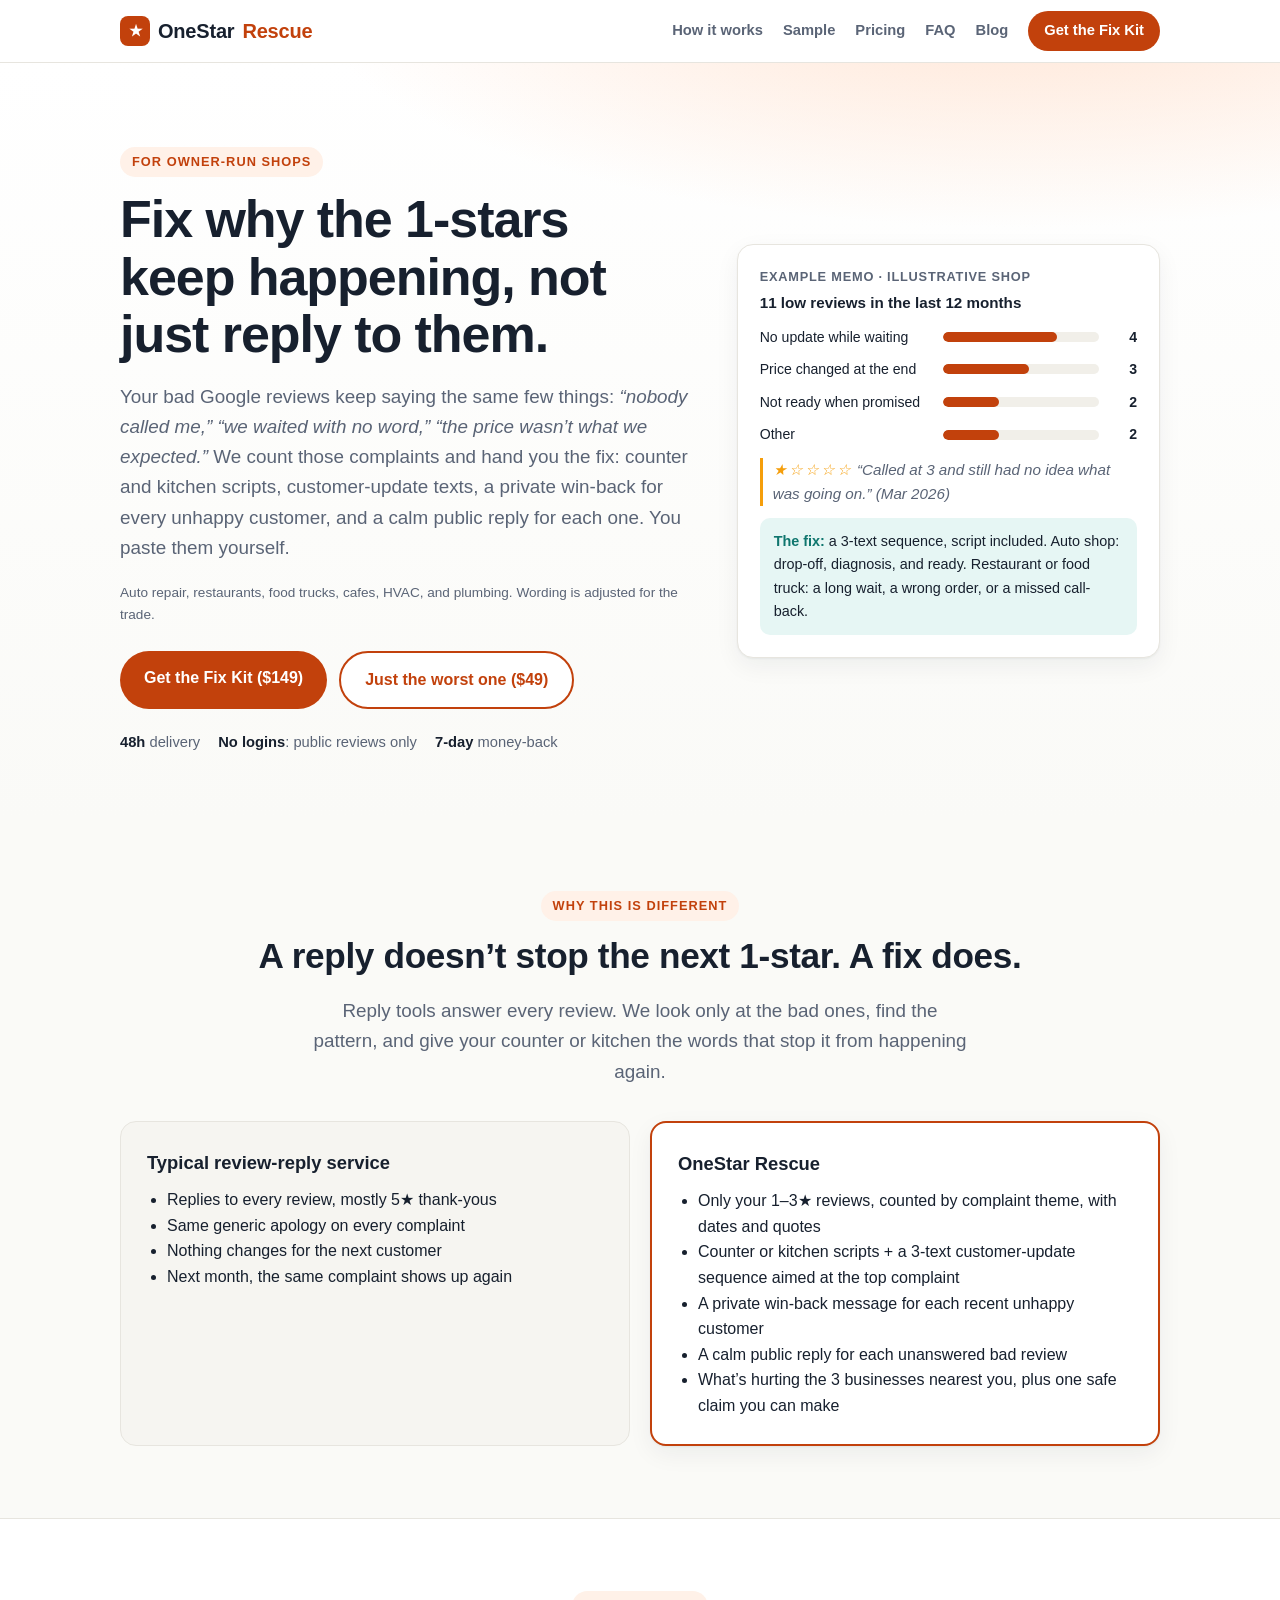
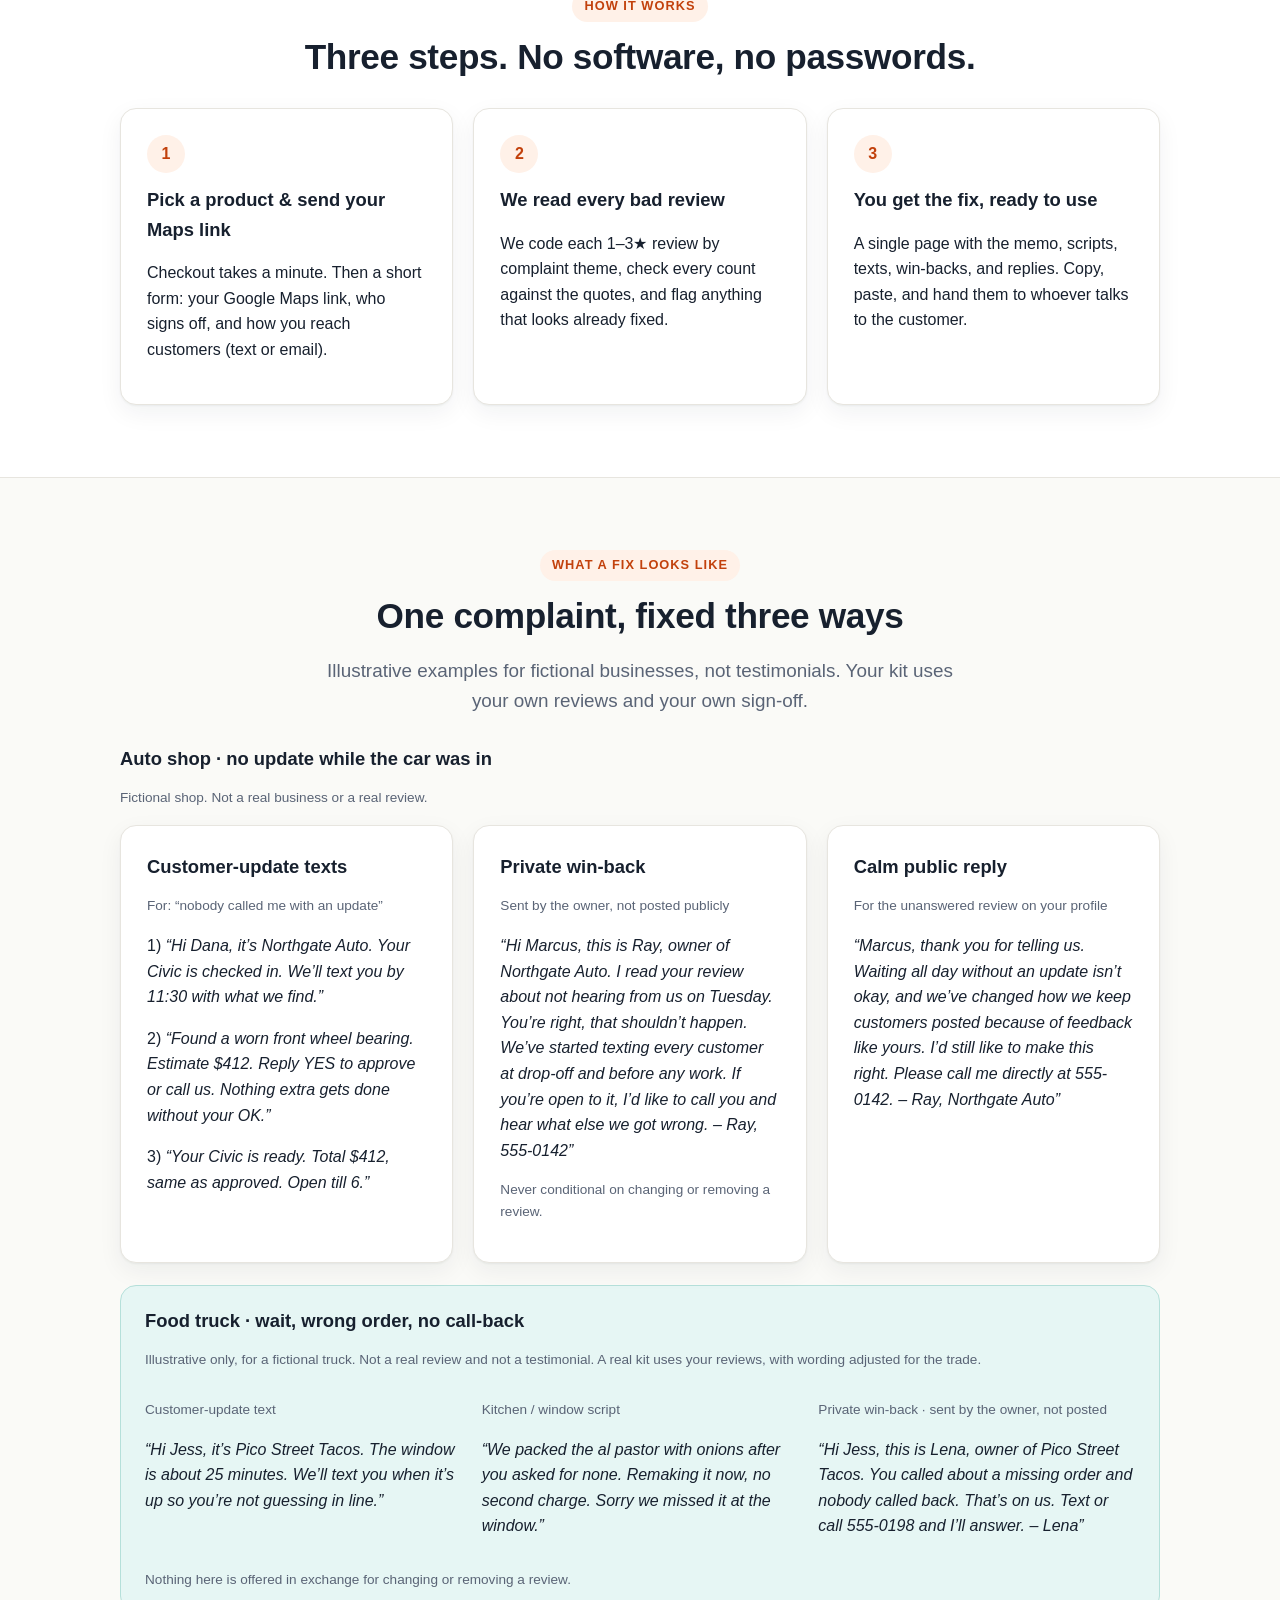
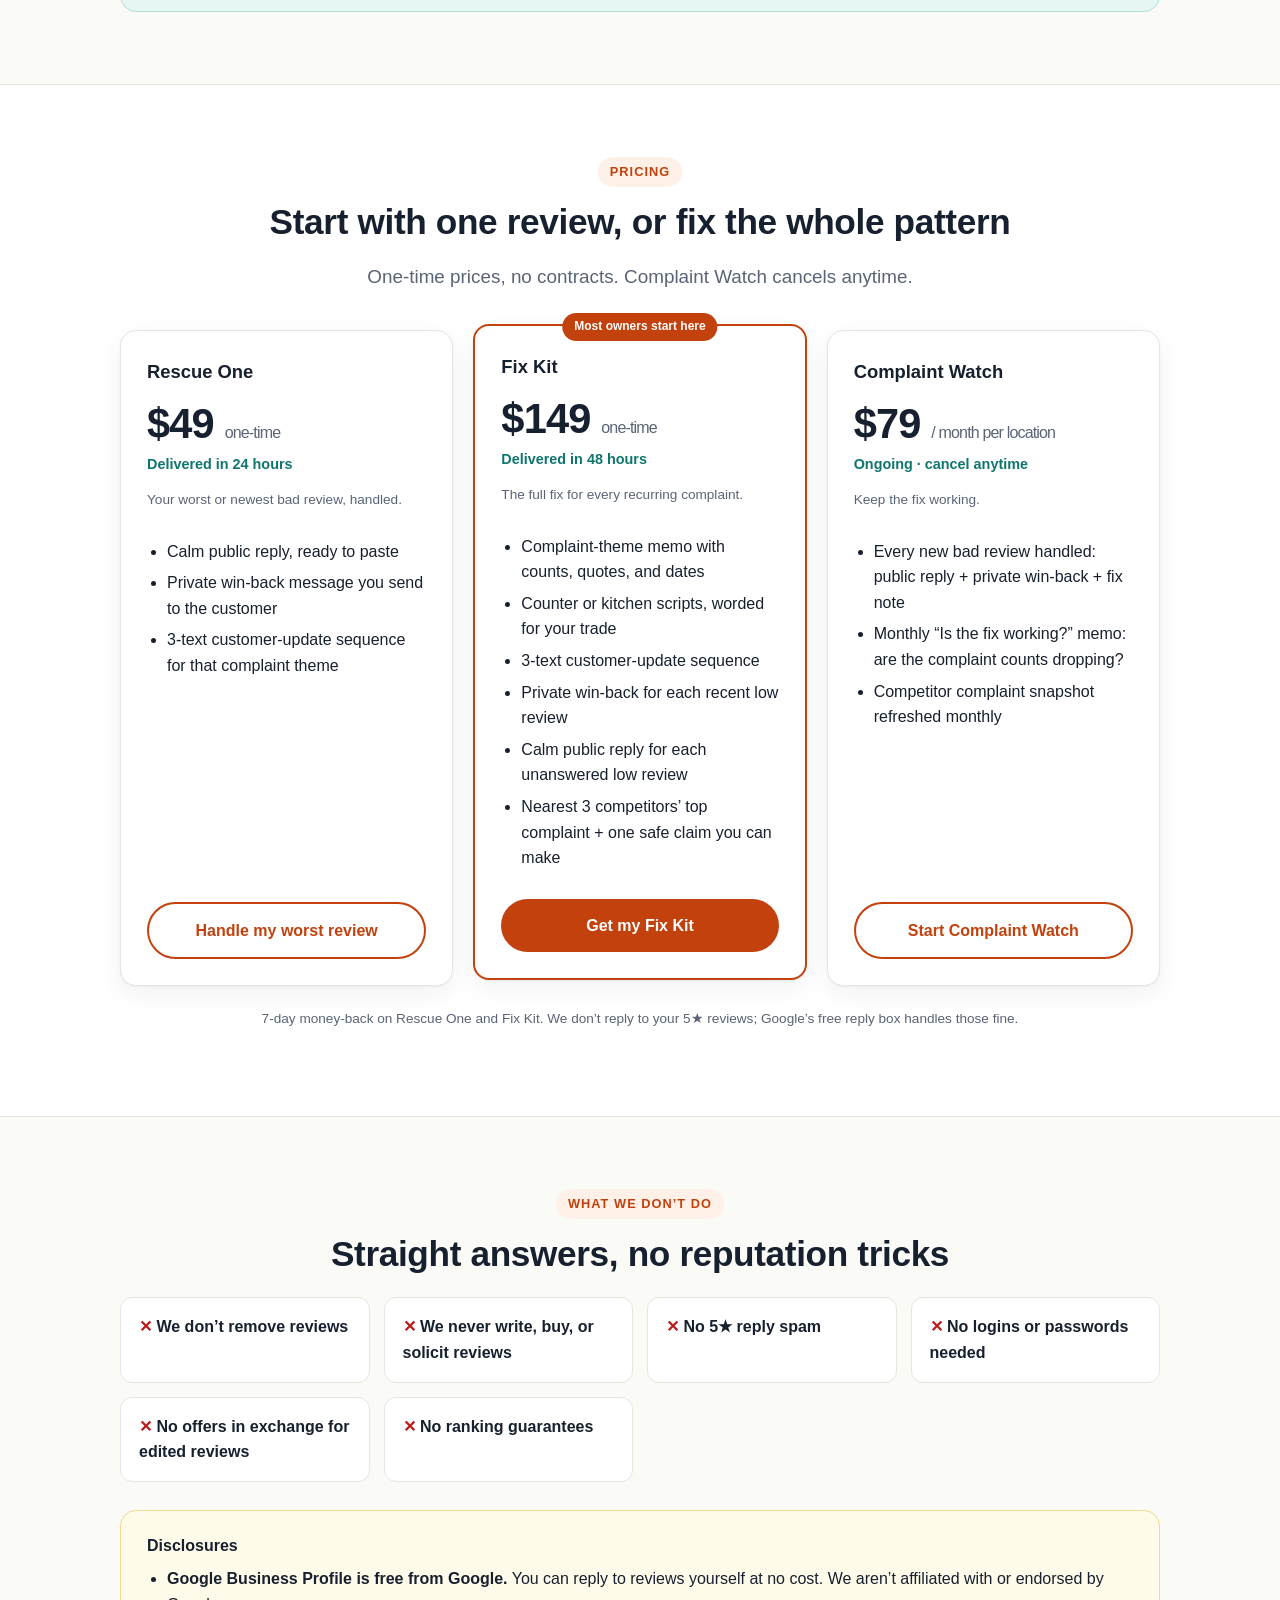
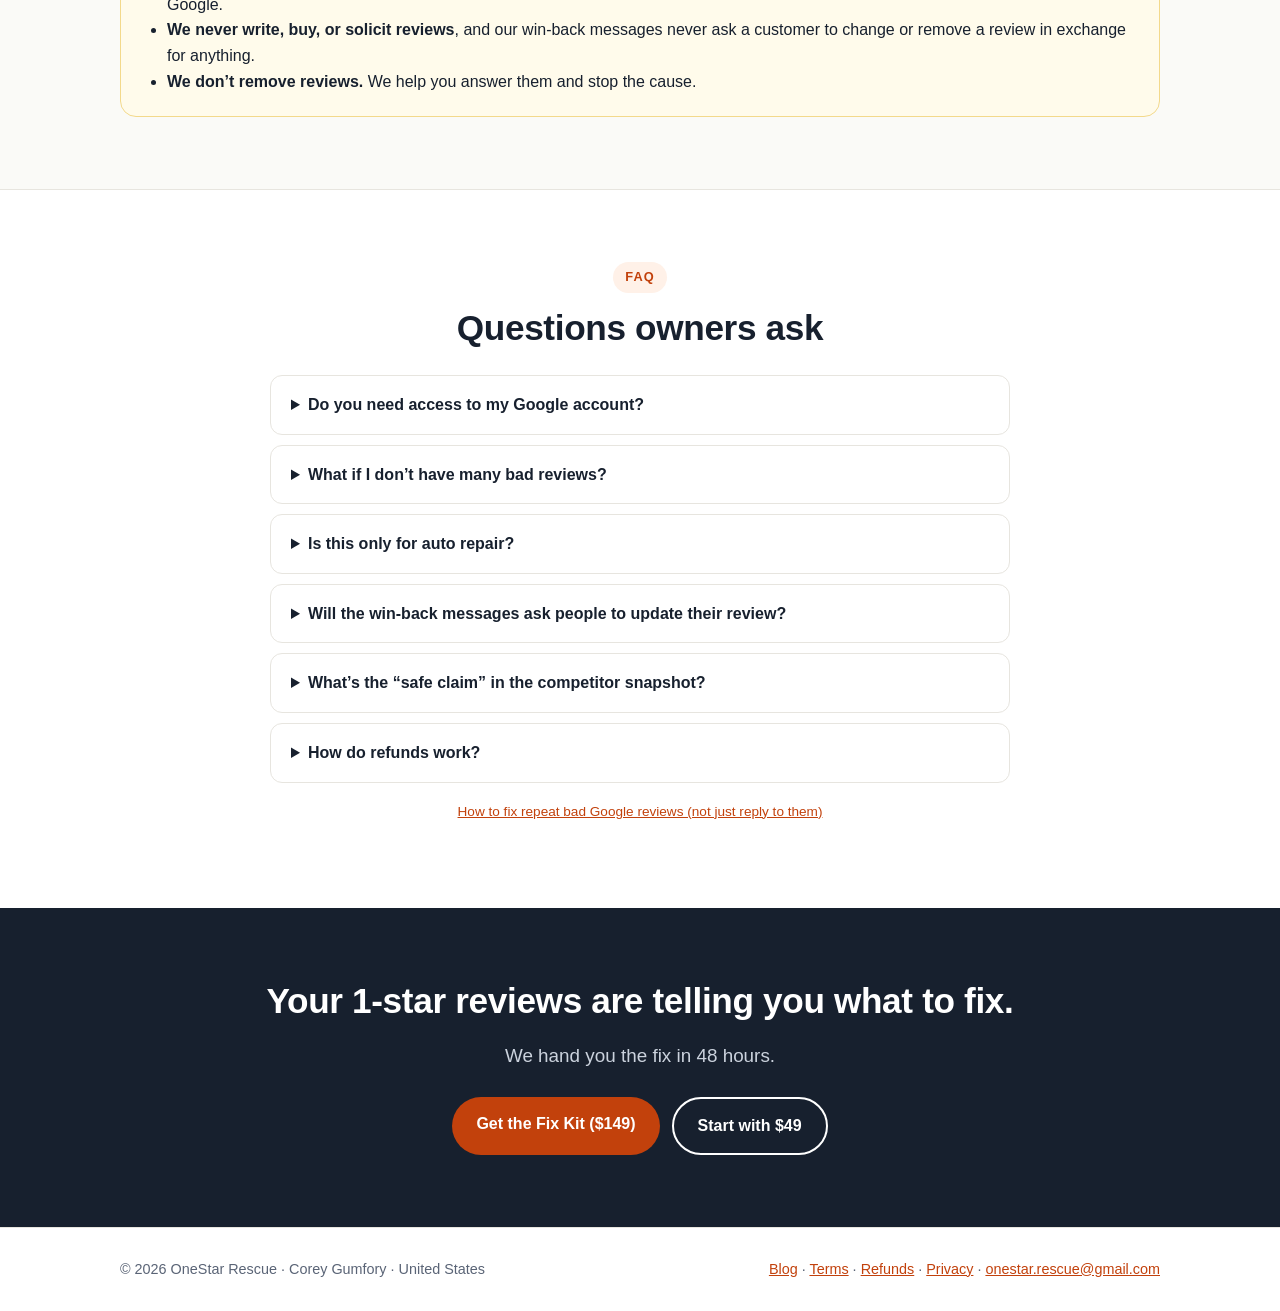
<file: index.html>
<!doctype html>
<html lang="en">
<head>
<meta charset="utf-8">
<meta name="viewport" content="width=device-width,initial-scale=1">
<title>OneStar Rescue: Fix repeat bad reviews for local shops</title>
<meta name="description" content="Auto shops, restaurants, food trucks, HVAC, and plumbing. Repeat bad Google reviews become scripts and calm replies you paste. No login or review removal.">
<link rel="canonical" href="https://onestar-rescue.github.io/">
<meta property="og:title" content="OneStar Rescue: Fix repeat bad reviews for local shops">
<meta property="og:description" content="Auto shops, restaurants, food trucks, HVAC, and plumbing. Repeat bad Google reviews become scripts and calm replies you paste. No login or review removal.">
<meta property="og:type" content="website">
<meta property="og:url" content="https://onestar-rescue.github.io/">
<meta property="og:site_name" content="OneStar Rescue">
<meta name="twitter:card" content="summary">
<meta name="twitter:title" content="OneStar Rescue: Fix repeat bad reviews for local shops">
<meta name="twitter:description" content="Auto shops, restaurants, food trucks, HVAC, and plumbing. Repeat bad Google reviews become scripts and calm replies you paste. No login or review removal.">
<link rel="stylesheet" href="styles.css">
</head>
<body>

<header class="nav"><div class="wrap">
  <a class="logo" href="#"><span class="mark">★</span>OneStar<span class="r">Rescue</span></a>
  <nav class="nav-links">
    <a href="#how">How it works</a>
    <a href="#sample">Sample</a>
    <a href="#pricing">Pricing</a>
    <a href="#faq">FAQ</a>
    <a href="blog/index.html">Blog</a>
    <a class="cta-sm" href="#pricing">Get the Fix Kit</a>
  </nav>
</div></header>

<!-- HERO -->
<section class="hero"><div class="wrap hero-grid">
  <div>
    <span class="eyebrow">For owner-run shops</span>
    <h1>Fix why the 1-stars keep happening, not just reply to them.</h1>
    <p class="lead">Your bad Google reviews keep saying the same few things: <em>“nobody called me,” “we waited with no word,” “the price wasn’t what we expected.”</em> We count those complaints and hand you the fix: counter and kitchen scripts, customer-update texts, a private win-back for every unhappy customer, and a calm public reply for each one. You paste them yourself.</p>
    <p class="fine">Auto repair, restaurants, food trucks, cafes, HVAC, and plumbing. Wording is adjusted for the trade.</p>
    <div class="btns">
      <a class="btn" href="#pricing">Get the Fix Kit ($149)</a>
      <a class="btn ghost" href="#pricing">Just the worst one ($49)</a>
    </div>
    <div class="trust">
      <span><b>48h</b> delivery</span>
      <span><b>No logins</b>: public reviews only</span>
      <span><b>7-day</b> money-back</span>
    </div>
  </div>

  <div class="memo" aria-label="Example complaint memo (illustrative)">
    <h4>Example memo · illustrative shop</h4>
    <strong>11 low reviews in the last 12 months</strong>
    <div class="bar"><span class="lbl">No update while waiting</span><span class="t"><i style="width:73%"></i></span><span class="n">4</span></div>
    <div class="bar"><span class="lbl">Price changed at the end</span><span class="t"><i style="width:55%"></i></span><span class="n">3</span></div>
    <div class="bar"><span class="lbl">Not ready when promised</span><span class="t"><i style="width:36%"></i></span><span class="n">2</span></div>
    <div class="bar"><span class="lbl">Other</span><span class="t"><i style="width:36%"></i></span><span class="n">2</span></div>
    <p class="quote"><span class="stars">★☆☆☆☆</span> “Called at 3 and still had no idea what was going on.” (Mar 2026)</p>
    <div class="fix"><b>The fix:</b> a 3-text sequence, script included. Auto shop: drop-off, diagnosis, and ready. Restaurant or food truck: a long wait, a wrong order, or a missed call-back.</div>
  </div>
</div></section>

<!-- PROBLEM / DIFFERENCE -->
<section><div class="wrap">
  <div class="center">
    <span class="eyebrow">Why this is different</span>
    <h2>A reply doesn’t stop the next 1-star. A fix does.</h2>
    <p class="lead">Reply tools answer every review. We look only at the bad ones, find the pattern, and give your counter or kitchen the words that stop it from happening again.</p>
  </div>
  <div class="compare" style="margin-top:34px">
    <div class="card them">
      <h3>Typical review-reply service</h3>
      <ul>
        <li>Replies to every review, mostly 5★ thank-yous</li>
        <li>Same generic apology on every complaint</li>
        <li>Nothing changes for the next customer</li>
        <li>Next month, the same complaint shows up again</li>
      </ul>
    </div>
    <div class="card us">
      <h3>OneStar Rescue</h3>
      <ul>
        <li>Only your 1–3★ reviews, counted by complaint theme, with dates and quotes</li>
        <li>Counter or kitchen scripts + a 3-text customer-update sequence aimed at the top complaint</li>
        <li>A private win-back message for each recent unhappy customer</li>
        <li>A calm public reply for each unanswered bad review</li>
        <li>What’s hurting the 3 businesses nearest you, plus one safe claim you can make</li>
      </ul>
    </div>
  </div>
</div></section>

<!-- HOW IT WORKS -->
<section id="how" style="background:#fff;border-top:1px solid var(--line);border-bottom:1px solid var(--line)"><div class="wrap">
  <div class="center"><span class="eyebrow">How it works</span><h2>Three steps. No software, no passwords.</h2></div>
  <div class="grid three" style="margin-top:30px">
    <div class="card"><div class="step-n">1</div><h3>Pick a product &amp; send your Maps link</h3><p>Checkout takes a minute. Then a short form: your Google Maps link, who signs off, and how you reach customers (text or email).</p></div>
    <div class="card"><div class="step-n">2</div><h3>We read every bad review</h3><p>We code each 1–3★ review by complaint theme, check every count against the quotes, and flag anything that looks already fixed.</p></div>
    <div class="card"><div class="step-n">3</div><h3>You get the fix, ready to use</h3><p>A single page with the memo, scripts, texts, win-backs, and replies. Copy, paste, and hand them to whoever talks to the customer.</p></div>
  </div>
</div></section>

<!-- SAMPLE -->
<section id="sample"><div class="wrap">
  <div class="center"><span class="eyebrow">What a fix looks like</span><h2>One complaint, fixed three ways</h2><p class="lead">Illustrative examples for fictional businesses, not testimonials. Your kit uses your own reviews and your own sign-off.</p></div>
  <h3 style="margin:28px 0 0">Auto shop · no update while the car was in</h3>
  <p class="fine">Fictional shop. Not a real business or a real review.</p>
  <div class="grid three" style="margin-top:16px">
    <div class="card">
      <h3>Customer-update texts</h3>
      <p class="fine">For: “nobody called me with an update”</p>
      <p>1) <em>“Hi Dana, it’s Northgate Auto. Your Civic is checked in. We’ll text you by 11:30 with what we find.”</em></p>
      <p>2) <em>“Found a worn front wheel bearing. Estimate $412. Reply YES to approve or call us. Nothing extra gets done without your OK.”</em></p>
      <p>3) <em>“Your Civic is ready. Total $412, same as approved. Open till 6.”</em></p>
    </div>
    <div class="card">
      <h3>Private win-back</h3>
      <p class="fine">Sent by the owner, not posted publicly</p>
      <p><em>“Hi Marcus, this is Ray, owner of Northgate Auto. I read your review about not hearing from us on Tuesday. You’re right, that shouldn’t happen. We’ve started texting every customer at drop-off and before any work. If you’re open to it, I’d like to call you and hear what else we got wrong. – Ray, 555-0142”</em></p>
      <p class="fine">Never conditional on changing or removing a review.</p>
    </div>
    <div class="card">
      <h3>Calm public reply</h3>
      <p class="fine">For the unanswered review on your profile</p>
      <p><em>“Marcus, thank you for telling us. Waiting all day without an update isn’t okay, and we’ve changed how we keep customers posted because of feedback like yours. I’d still like to make this right. Please call me directly at 555-0142. – Ray, Northgate Auto”</em></p>
    </div>
  </div>
  <div class="note" style="margin-top:22px">
    <h3>Food truck · wait, wrong order, no call-back</h3>
    <p class="fine">Illustrative only, for a fictional truck. Not a real review and not a testimonial. A real kit uses your reviews, with wording adjusted for the trade.</p>
    <div class="grid three" style="margin-top:14px">
      <div>
        <p class="fine">Customer-update text</p>
        <p><em>“Hi Jess, it’s Pico Street Tacos. The window is about 25 minutes. We’ll text you when it’s up so you’re not guessing in line.”</em></p>
      </div>
      <div>
        <p class="fine">Kitchen / window script</p>
        <p><em>“We packed the al pastor with onions after you asked for none. Remaking it now, no second charge. Sorry we missed it at the window.”</em></p>
      </div>
      <div>
        <p class="fine">Private win-back · sent by the owner, not posted</p>
        <p><em>“Hi Jess, this is Lena, owner of Pico Street Tacos. You called about a missing order and nobody called back. That’s on us. Text or call 555-0198 and I’ll answer. – Lena”</em></p>
      </div>
    </div>
    <p class="fine" style="margin:14px 0 0">Nothing here is offered in exchange for changing or removing a review.</p>
  </div>
</div></section>

<!-- PRICING -->
<section id="pricing" style="background:#fff;border-top:1px solid var(--line);border-bottom:1px solid var(--line)"><div class="wrap">
  <div class="center"><span class="eyebrow">Pricing</span><h2>Start with one review, or fix the whole pattern</h2><p class="lead">One-time prices, no contracts. Complaint Watch cancels anytime.</p></div>
  <div class="grid three" style="margin-top:38px;align-items:stretch">

    <div class="card plan">
      <h3>Rescue One</h3>
      <div class="price">$49 <small>one-time</small></div>
      <div class="when">Delivered in 24 hours</div>
      <p class="fine">Your worst or newest bad review, handled.</p>
      <ul>
        <li>Calm public reply, ready to paste</li>
        <li>Private win-back message you send to the customer</li>
        <li>3-text customer-update sequence for that complaint theme</li>
      </ul>
      <a class="btn ghost block" href="https://buy.stripe.com/7sY8wIai27HM1jmbmScMM00" data-product="rescue-one">Handle my worst review</a>
    </div>

    <div class="card plan featured">
      <span class="badge">Most owners start here</span>
      <h3>Fix Kit</h3>
      <div class="price">$149 <small>one-time</small></div>
      <div class="when">Delivered in 48 hours</div>
      <p class="fine">The full fix for every recurring complaint.</p>
      <ul>
        <li>Complaint-theme memo with counts, quotes, and dates</li>
        <li>Counter or kitchen scripts, worded for your trade</li>
        <li>3-text customer-update sequence</li>
        <li>Private win-back for each recent low review</li>
        <li>Calm public reply for each unanswered low review</li>
        <li>Nearest 3 competitors’ top complaint + one safe claim you can make</li>
      </ul>
      <a class="btn block" href="https://buy.stripe.com/6oU5kw89U7HM2nqcqWcMM01" data-product="fix-kit">Get my Fix Kit</a>
    </div>

    <div class="card plan">
      <h3>Complaint Watch</h3>
      <div class="price">$79 <small>/ month per location</small></div>
      <div class="when">Ongoing · cancel anytime</div>
      <p class="fine">Keep the fix working.</p>
      <ul>
        <li>Every new bad review handled: public reply + private win-back + fix note</li>
        <li>Monthly “Is the fix working?” memo: are the complaint counts dropping?</li>
        <li>Competitor complaint snapshot refreshed monthly</li>
      </ul>
      <a class="btn ghost block" href="https://buy.stripe.com/eVq8wIeyi0fk4vy1MicMM02" data-product="complaint-watch">Start Complaint Watch</a>
    </div>

  </div>
  <p class="fine center" style="margin-top:22px">7-day money-back on Rescue One and Fix Kit. We don’t reply to your 5★ reviews; Google’s free reply box handles those fine.</p>
</div></section>

<!-- WHAT WE DON'T DO -->
<section><div class="wrap">
  <div class="center"><span class="eyebrow">What we don’t do</span><h2>Straight answers, no reputation tricks</h2></div>
  <div class="dont">
    <div>We don’t remove reviews</div>
    <div>We never write, buy, or solicit reviews</div>
    <div>No 5★ reply spam</div>
    <div>No logins or passwords needed</div>
    <div>No offers in exchange for edited reviews</div>
    <div>No ranking guarantees</div>
  </div>
  <div class="disclosure" style="margin-top:28px">
    <strong>Disclosures</strong>
    <ul>
      <li><strong>Google Business Profile is free from Google.</strong> You can reply to reviews yourself at no cost. We aren’t affiliated with or endorsed by Google.</li>
      <li><strong>We never write, buy, or solicit reviews</strong>, and our win-back messages never ask a customer to change or remove a review in exchange for anything.</li>
      <li><strong>We don’t remove reviews.</strong> We help you answer them and stop the cause.</li>
    </ul>
  </div>
</div></section>

<!-- FAQ -->
<section id="faq" style="background:#fff;border-top:1px solid var(--line)"><div class="wrap" style="max-width:780px">
  <div class="center"><span class="eyebrow">FAQ</span><h2>Questions owners ask</h2></div>
  <div style="margin-top:26px">
    <details><summary>Do you need access to my Google account?</summary><p>No. We work only from your public reviews. You paste the replies yourself and send the win-back messages from your own phone or email.</p></details>
    <details><summary>What if I don’t have many bad reviews?</summary><p>Rescue One ($49) handles a single review. The Fix Kit works best with at least 3 low reviews in the last 12–24 months. If there isn’t enough to find a pattern, we’ll tell you before we start and refund you.</p></details>
    <details><summary>Is this only for auto repair?</summary><p>No. Primary use cases include auto repair, restaurants and food trucks, HVAC, and plumbing. Wording is adjusted per trade: estimates, approvals, status updates, and comebacks for a repair shop; wait times, wrong orders, and missed call-backs for a restaurant, food truck, or cafe; arrival windows and surprise charges for HVAC and plumbing.</p></details>
    <details><summary>Will the win-back messages ask people to update their review?</summary><p>No. They apologize, explain what changed, and offer to talk. Nothing is ever offered in exchange for changing or removing a review. That follows Google’s review policy and the FTC’s rule on consumer reviews.</p></details>
    <details><summary>What’s the “safe claim” in the competitor snapshot?</summary><p>One true thing you can say in your ads or to the next customer that addresses what people complain about at nearby businesses. We check it against your own reviews first, so it won’t backfire.</p></details>
    <details><summary>How do refunds work?</summary><p>Rescue One and the Fix Kit have a 7-day money-back guarantee. Complaint Watch cancels anytime from your receipt link. See <a href="terms.html#refunds">refunds</a>.</p></details>
  </div>
  <p class="fine center" style="margin-top:18px"><a href="blog/how-to-fix-repeat-bad-google-reviews.html">How to fix repeat bad Google reviews (not just reply to them)</a></p>
</div></section>

<!-- CTA BAND -->
<section class="band"><div class="wrap center">
  <h2>Your 1-star reviews are telling you what to fix.</h2>
  <p class="lead">We hand you the fix in 48 hours.</p>
  <div class="btns" style="justify-content:center">
    <a class="btn" href="https://buy.stripe.com/6oU5kw89U7HM2nqcqWcMM01" data-product="fix-kit">Get the Fix Kit ($149)</a>
    <a class="btn ghost" href="https://buy.stripe.com/7sY8wIai27HM1jmbmScMM00" data-product="rescue-one">Start with $49</a>
  </div>
</div></section>

<footer><div class="wrap">
  <div>© 2026 OneStar Rescue · Corey Gumfory · United States</div>
  <div><a href="blog/index.html">Blog</a> · <a href="terms.html">Terms</a> · <a href="terms.html#refunds">Refunds</a> · <a href="terms.html#privacy">Privacy</a> · <a href="mailto:onestar.rescue@gmail.com">onestar.rescue@gmail.com</a></div>
</div></footer>

<script data-goatcounter="https://onestar-rescue.goatcounter.com/count"
        async src="//gc.zgo.at/count.js"></script>

</body>
</html>
</file>
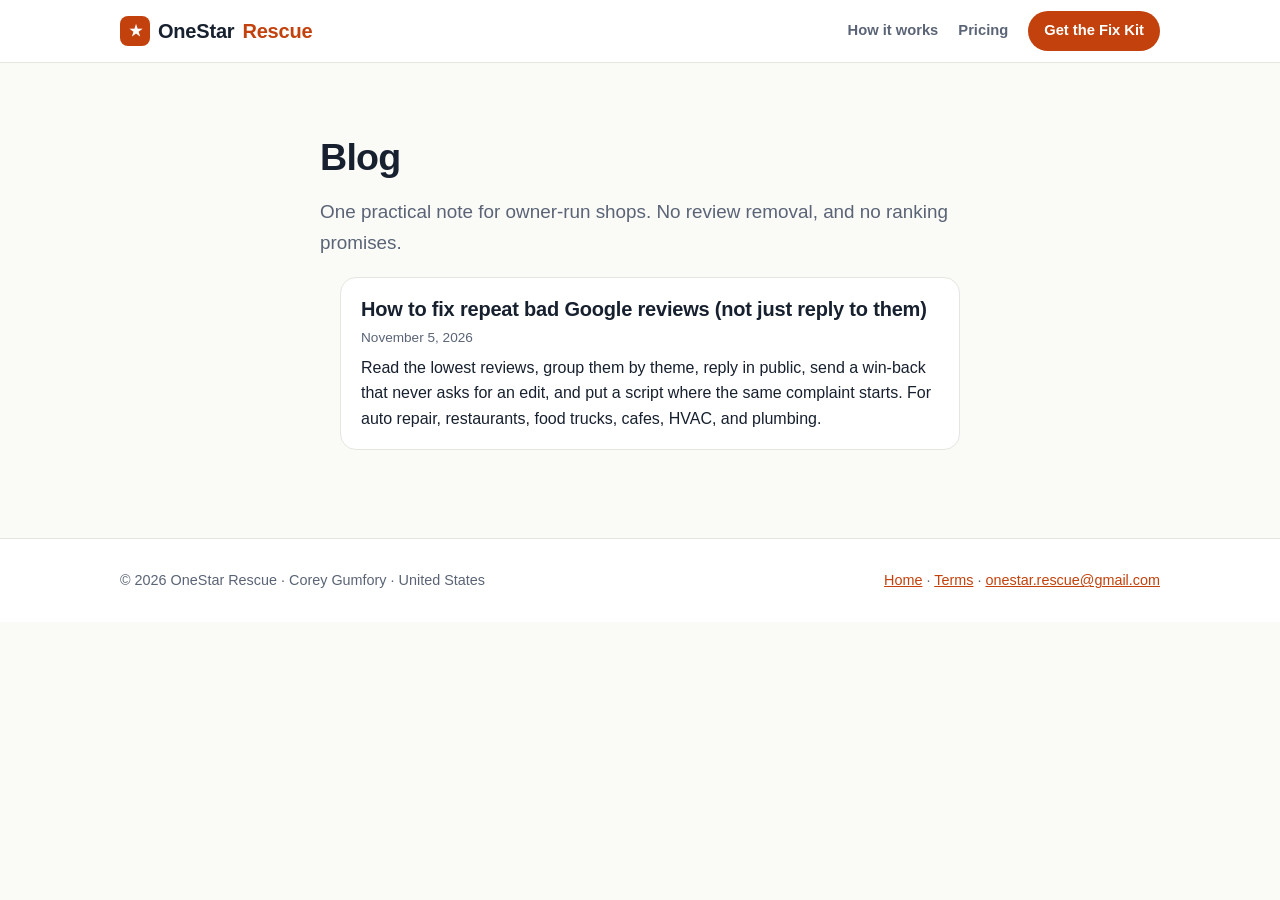
<file: blog/index.html>
<!doctype html>
<html lang="en">
<head>
<meta charset="utf-8">
<meta name="viewport" content="width=device-width,initial-scale=1">
<title>Blog | OneStar Rescue</title>
<meta name="description" content="Notes for owner-run shops on fixing repeat bad Google reviews. Practical steps. No review removal.">
<link rel="canonical" href="https://onestar-rescue.github.io/blog/index.html">
<meta property="og:title" content="Blog | OneStar Rescue">
<meta property="og:description" content="Notes for owner-run shops on fixing repeat bad Google reviews. Practical steps. No review removal.">
<meta property="og:type" content="website">
<meta property="og:url" content="https://onestar-rescue.github.io/blog/index.html">
<meta property="og:site_name" content="OneStar Rescue">
<meta name="twitter:card" content="summary">
<meta name="twitter:title" content="Blog | OneStar Rescue">
<meta name="twitter:description" content="Notes for owner-run shops on fixing repeat bad Google reviews. Practical steps. No review removal.">
<link rel="stylesheet" href="../styles.css">
</head>
<body>

<header class="nav"><div class="wrap">
  <a class="logo" href="../index.html"><span class="mark">★</span>OneStar<span class="r">Rescue</span></a>
  <nav class="nav-links">
    <a href="../index.html#how">How it works</a>
    <a href="../index.html#pricing">Pricing</a>
    <a class="cta-sm" href="../index.html#pricing">Get the Fix Kit</a>
  </nav>
</div></header>

<section>
  <div class="wrap">
    <div class="article">
      <h1>Blog</h1>
      <p class="lead">One practical note for owner-run shops. No review removal, and no ranking promises.</p>
      <ul class="post-list">
        <li>
          <h2><a href="how-to-fix-repeat-bad-google-reviews.html">How to fix repeat bad Google reviews (not just reply to them)</a></h2>
          <p class="fine"><time datetime="2026-11-05">November 5, 2026</time></p>
          <p>Read the lowest reviews, group them by theme, reply in public, send a win-back that never asks for an edit, and put a script where the same complaint starts. For auto repair, restaurants, food trucks, cafes, HVAC, and plumbing.</p>
        </li>
      </ul>
    </div>
  </div>
</section>

<footer><div class="wrap">
  <div>© 2026 OneStar Rescue · Corey Gumfory · United States</div>
  <div><a href="../index.html">Home</a> · <a href="../terms.html">Terms</a> · <a href="mailto:onestar.rescue@gmail.com">onestar.rescue@gmail.com</a></div>
</div></footer>

<script data-goatcounter="https://onestar-rescue.goatcounter.com/count"
        async src="//gc.zgo.at/count.js"></script>

</body>
</html>
</file>
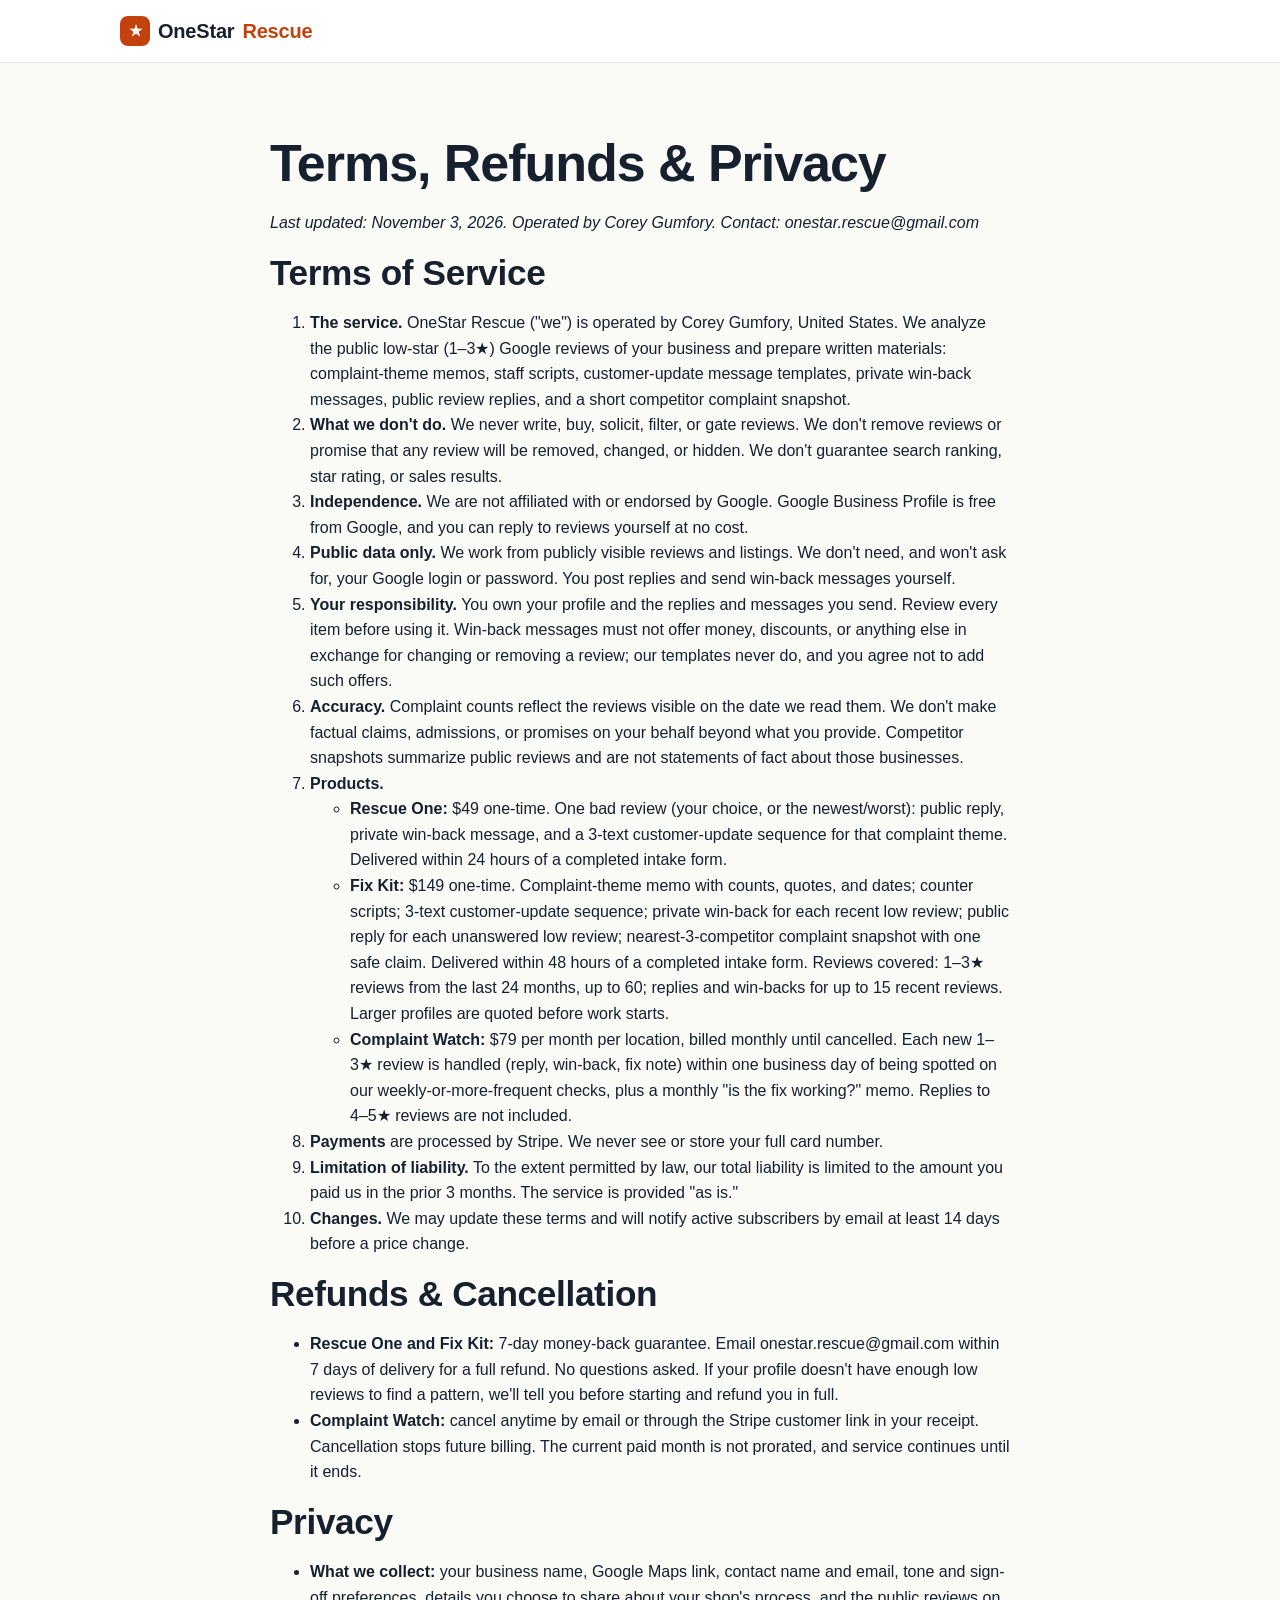
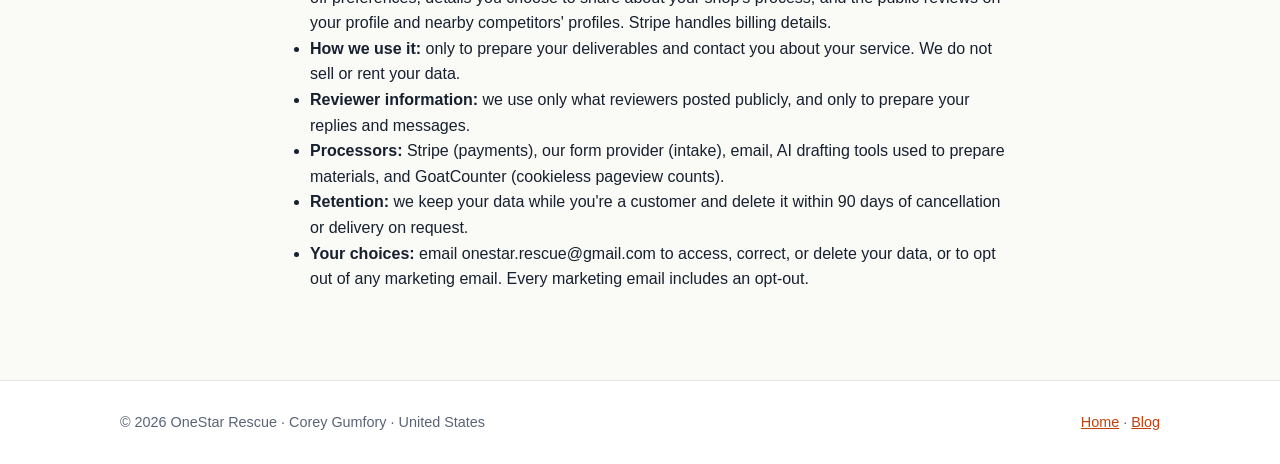
<file: terms.html>
<!doctype html>
<html lang="en"><head><meta charset="utf-8"><meta name="viewport" content="width=device-width,initial-scale=1">
<title>OneStar Rescue: Terms, Refunds &amp; Privacy</title>
<meta name="description" content="Terms, refunds, and privacy for OneStar Rescue. Public Google reviews only. You paste the replies. No review removal.">
<link rel="canonical" href="https://onestar-rescue.github.io/terms.html">
<link rel="stylesheet" href="styles.css"></head>
<body>
<header class="nav"><div class="wrap"><a class="logo" href="index.html"><span class="mark">★</span>OneStar<span class="r">Rescue</span></a></div></header>
<section><div class="wrap" style="max-width:780px">
<h1>Terms, Refunds &amp; Privacy</h1>
<p><em>Last updated: November 3, 2026. Operated by Corey Gumfory. Contact: onestar.rescue@gmail.com</em></p>

<h2 id="terms">Terms of Service</h2>
<ol>
<li><strong>The service.</strong> OneStar Rescue ("we") is operated by Corey Gumfory, United States. We analyze the public low-star (1–3★) Google reviews of your business and prepare written materials: complaint-theme memos, staff scripts, customer-update message templates, private win-back messages, public review replies, and a short competitor complaint snapshot.</li>
<li><strong>What we don't do.</strong> We never write, buy, solicit, filter, or gate reviews. We don't remove reviews or promise that any review will be removed, changed, or hidden. We don't guarantee search ranking, star rating, or sales results.</li>
<li><strong>Independence.</strong> We are not affiliated with or endorsed by Google. Google Business Profile is free from Google, and you can reply to reviews yourself at no cost.</li>
<li><strong>Public data only.</strong> We work from publicly visible reviews and listings. We don't need, and won't ask for, your Google login or password. You post replies and send win-back messages yourself.</li>
<li><strong>Your responsibility.</strong> You own your profile and the replies and messages you send. Review every item before using it. Win-back messages must not offer money, discounts, or anything else in exchange for changing or removing a review; our templates never do, and you agree not to add such offers.</li>
<li><strong>Accuracy.</strong> Complaint counts reflect the reviews visible on the date we read them. We don't make factual claims, admissions, or promises on your behalf beyond what you provide. Competitor snapshots summarize public reviews and are not statements of fact about those businesses.</li>
<li><strong>Products.</strong>
  <ul>
    <li><strong>Rescue One:</strong> $49 one-time. One bad review (your choice, or the newest/worst): public reply, private win-back message, and a 3-text customer-update sequence for that complaint theme. Delivered within 24 hours of a completed intake form.</li>
    <li><strong>Fix Kit:</strong> $149 one-time. Complaint-theme memo with counts, quotes, and dates; counter scripts; 3-text customer-update sequence; private win-back for each recent low review; public reply for each unanswered low review; nearest-3-competitor complaint snapshot with one safe claim. Delivered within 48 hours of a completed intake form. Reviews covered: 1–3★ reviews from the last 24 months, up to 60; replies and win-backs for up to 15 recent reviews. Larger profiles are quoted before work starts.</li>
    <li><strong>Complaint Watch:</strong> $79 per month per location, billed monthly until cancelled. Each new 1–3★ review is handled (reply, win-back, fix note) within one business day of being spotted on our weekly-or-more-frequent checks, plus a monthly "is the fix working?" memo. Replies to 4–5★ reviews are not included.</li>
  </ul></li>
<li><strong>Payments</strong> are processed by Stripe. We never see or store your full card number.</li>
<li><strong>Limitation of liability.</strong> To the extent permitted by law, our total liability is limited to the amount you paid us in the prior 3 months. The service is provided "as is."</li>
<li><strong>Changes.</strong> We may update these terms and will notify active subscribers by email at least 14 days before a price change.</li>
</ol>

<h2 id="refunds">Refunds &amp; Cancellation</h2>
<ul>
<li><strong>Rescue One and Fix Kit:</strong> 7-day money-back guarantee. Email onestar.rescue@gmail.com within 7 days of delivery for a full refund. No questions asked. If your profile doesn't have enough low reviews to find a pattern, we'll tell you before starting and refund you in full.</li>
<li><strong>Complaint Watch:</strong> cancel anytime by email or through the Stripe customer link in your receipt. Cancellation stops future billing. The current paid month is not prorated, and service continues until it ends.</li>
</ul>

<h2 id="privacy">Privacy</h2>
<ul>
<li><strong>What we collect:</strong> your business name, Google Maps link, contact name and email, tone and sign-off preferences, details you choose to share about your shop's process, and the public reviews on your profile and nearby competitors' profiles. Stripe handles billing details.</li>
<li><strong>How we use it:</strong> only to prepare your deliverables and contact you about your service. We do not sell or rent your data.</li>
<li><strong>Reviewer information:</strong> we use only what reviewers posted publicly, and only to prepare your replies and messages.</li>
<li><strong>Processors:</strong> Stripe (payments), our form provider (intake), email, AI drafting tools used to prepare materials, and GoatCounter (cookieless pageview counts).</li>
<li><strong>Retention:</strong> we keep your data while you're a customer and delete it within 90 days of cancellation or delivery on request.</li>
<li><strong>Your choices:</strong> email onestar.rescue@gmail.com to access, correct, or delete your data, or to opt out of any marketing email. Every marketing email includes an opt-out.</li>
</ul>
</div></section>
<footer><div class="wrap"><div>© 2026 OneStar Rescue · Corey Gumfory · United States</div><div><a href="index.html">Home</a> · <a href="blog/index.html">Blog</a></div></div></footer>
<script data-goatcounter="https://onestar-rescue.goatcounter.com/count"
        async src="//gc.zgo.at/count.js"></script>
</body></html>
</file>
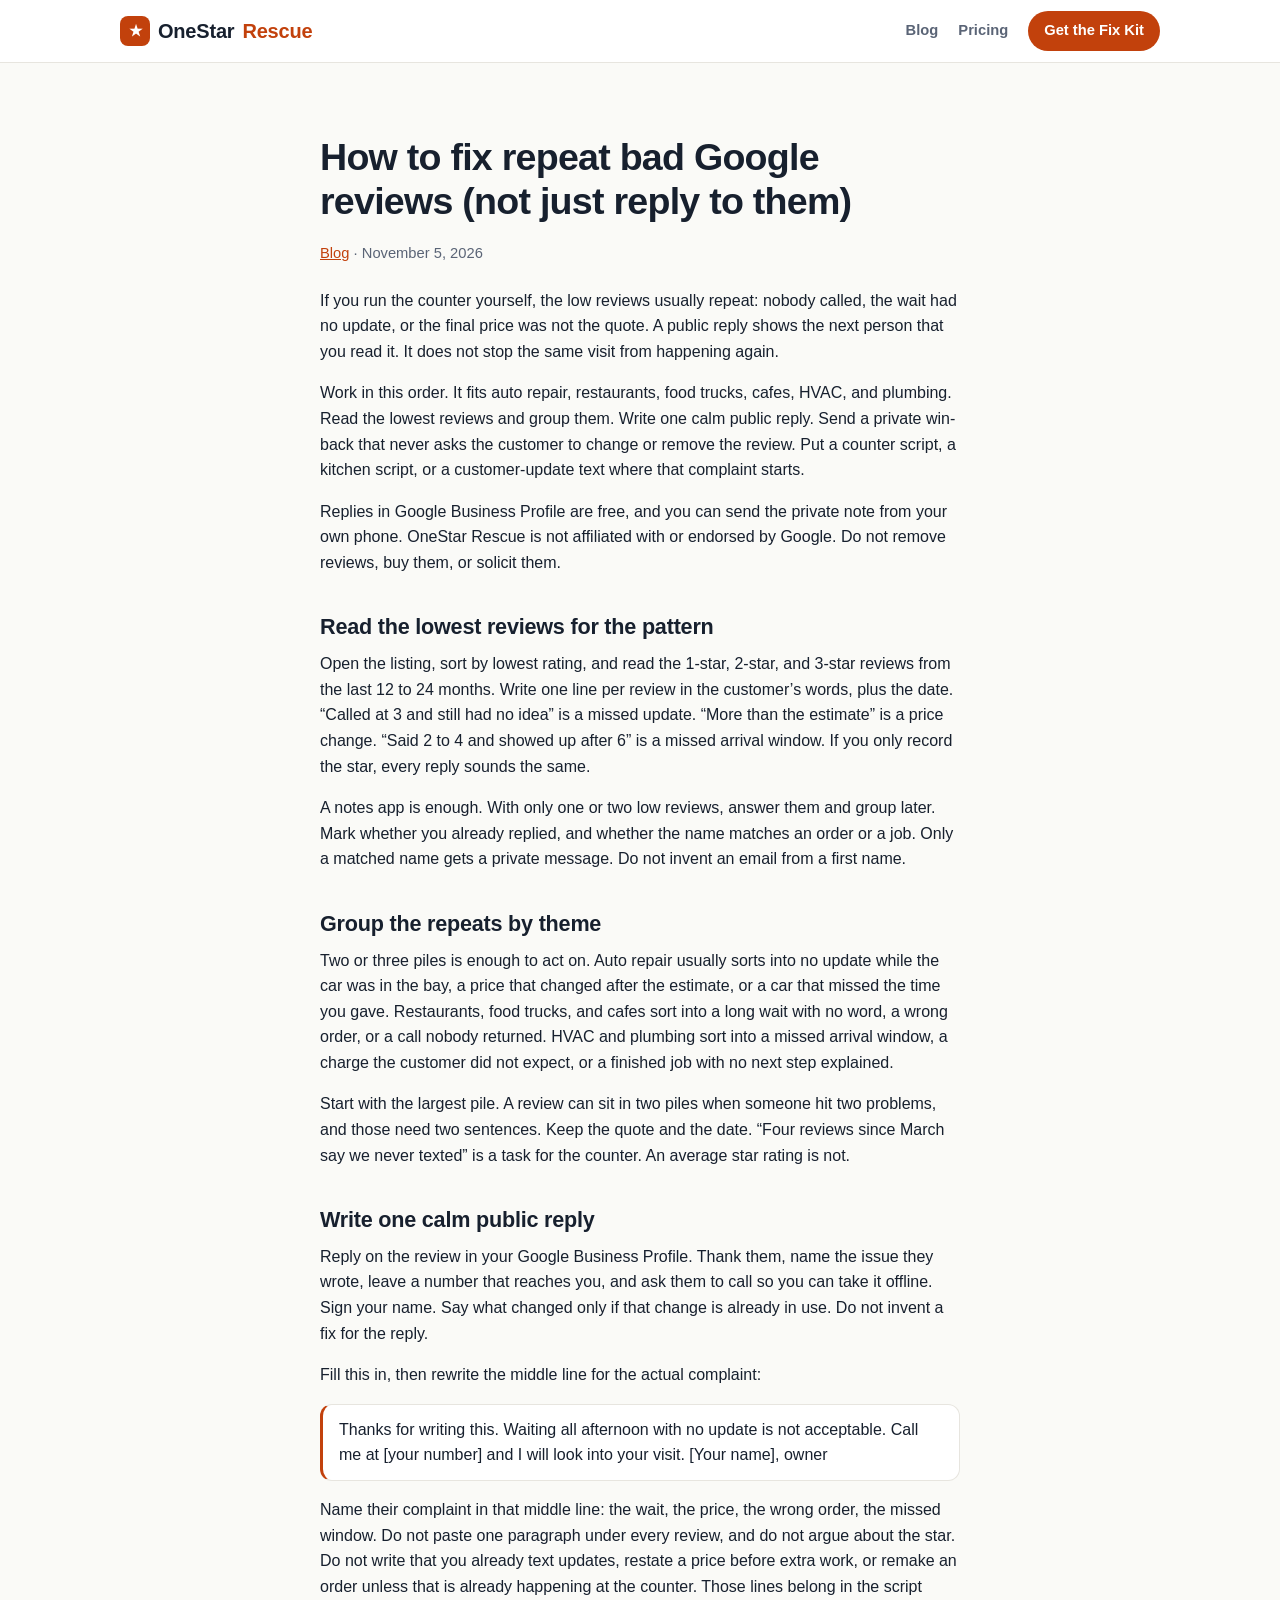
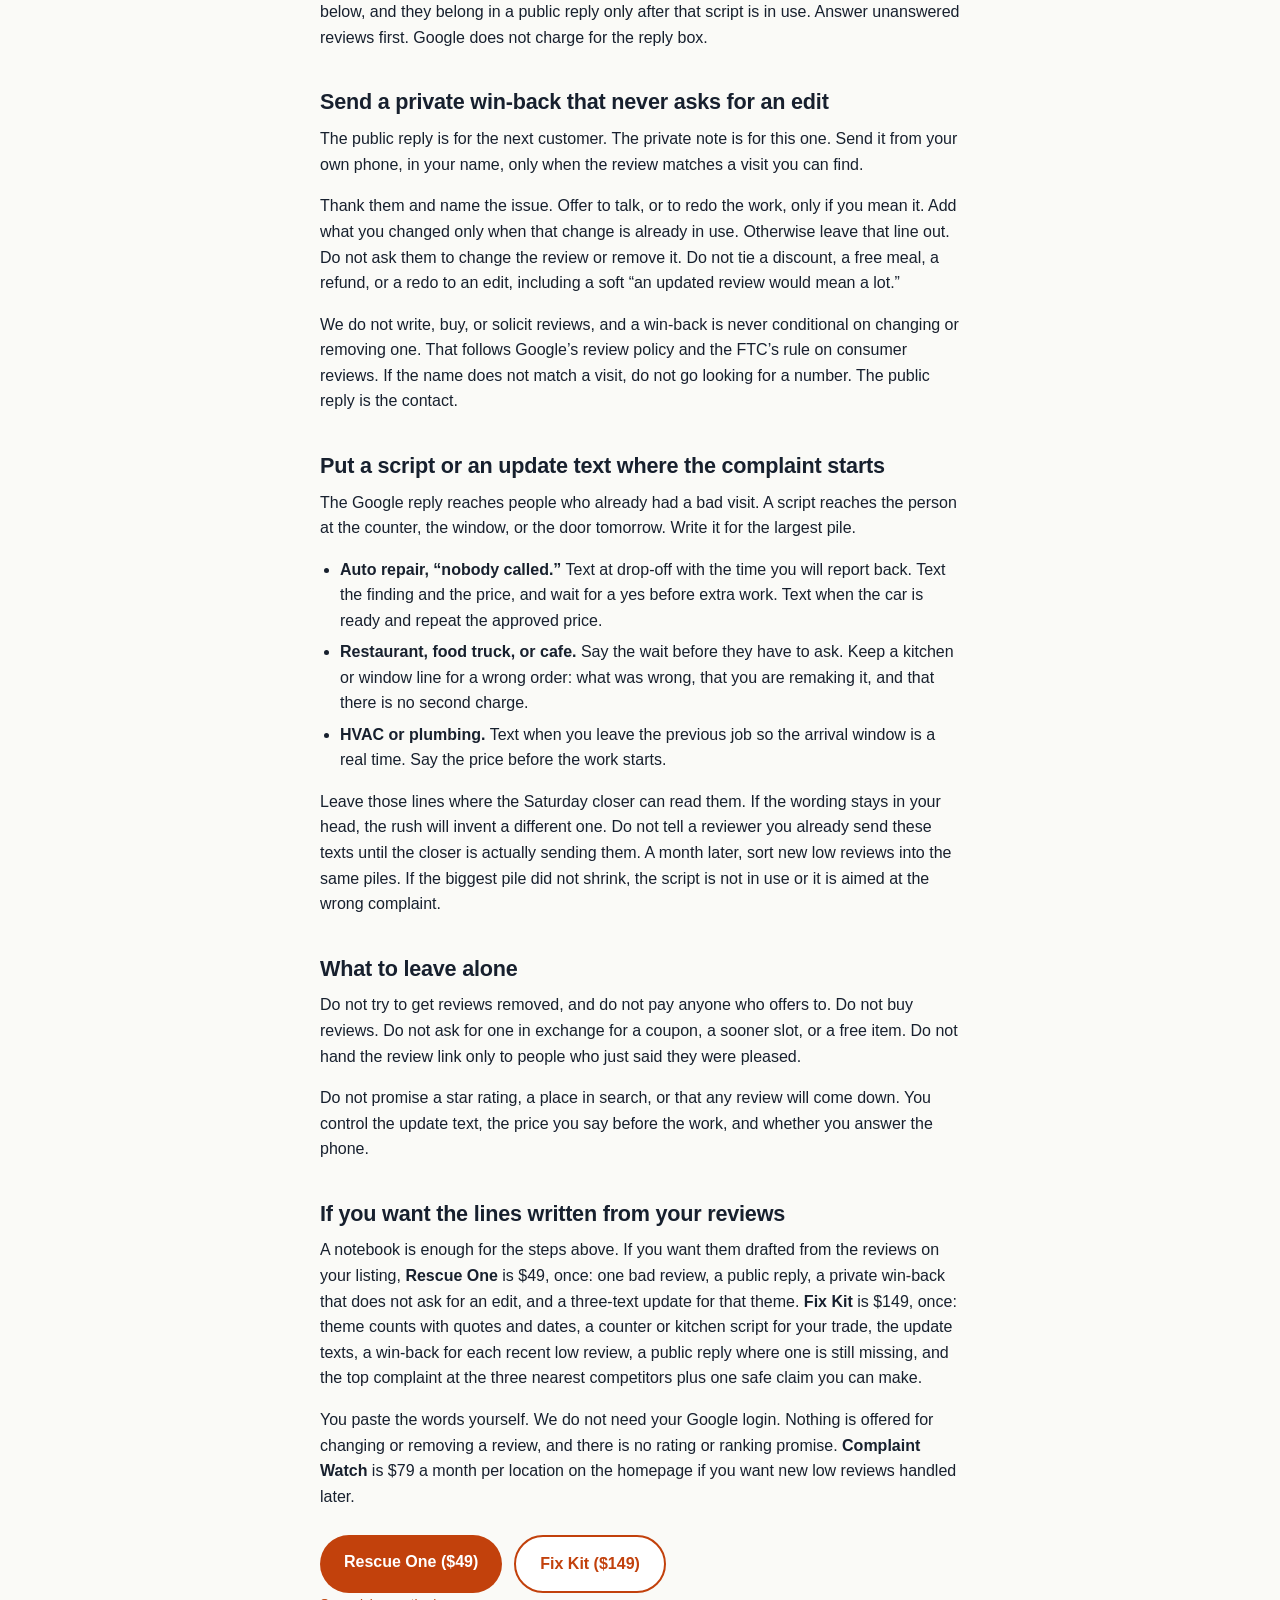
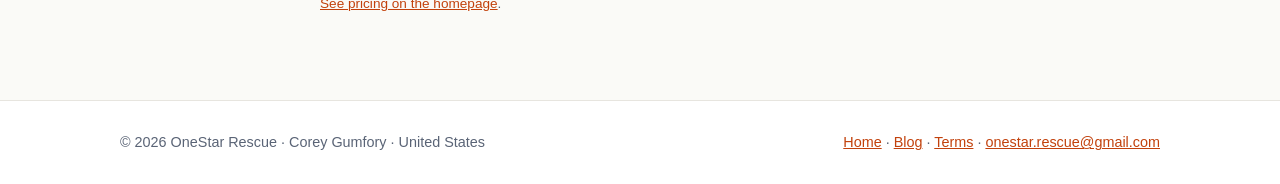
<file: blog/how-to-fix-repeat-bad-google-reviews.html>
<!doctype html>
<html lang="en">
<head>
<meta charset="utf-8">
<meta name="viewport" content="width=device-width,initial-scale=1">
<title>How to fix repeat bad Google reviews (not just reply to them) | OneStar Rescue</title>
<meta name="description" content="For auto shops, restaurants, food trucks, cafes, HVAC, and plumbing: group repeat bad Google reviews, reply calmly, and send a win-back that never asks for an edit.">
<link rel="canonical" href="https://onestar-rescue.github.io/blog/how-to-fix-repeat-bad-google-reviews.html">
<meta property="og:title" content="How to fix repeat bad Google reviews (not just reply to them)">
<meta property="og:description" content="For auto shops, restaurants, food trucks, cafes, HVAC, and plumbing: group repeat bad Google reviews, reply calmly, and send a win-back that never asks for an edit.">
<meta property="og:type" content="article">
<meta property="og:url" content="https://onestar-rescue.github.io/blog/how-to-fix-repeat-bad-google-reviews.html">
<meta property="og:site_name" content="OneStar Rescue">
<meta property="article:published_time" content="2026-11-05">
<meta name="twitter:card" content="summary">
<meta name="twitter:title" content="How to fix repeat bad Google reviews (not just reply to them)">
<meta name="twitter:description" content="For auto shops, restaurants, food trucks, cafes, HVAC, and plumbing: group repeat bad Google reviews, reply calmly, and send a win-back that never asks for an edit.">
<link rel="stylesheet" href="../styles.css">
</head>
<body>

<header class="nav"><div class="wrap">
  <a class="logo" href="../index.html"><span class="mark">★</span>OneStar<span class="r">Rescue</span></a>
  <nav class="nav-links">
    <a href="index.html">Blog</a>
    <a href="../index.html#pricing">Pricing</a>
    <a class="cta-sm" href="../index.html#pricing">Get the Fix Kit</a>
  </nav>
</div></header>

<section>
  <div class="wrap">
    <article class="article">
      <h1>How to fix repeat bad Google reviews (not just reply to them)</h1>
      <p class="byline"><a href="index.html">Blog</a> · <time datetime="2026-11-05">November 5, 2026</time></p>

      <p>If you run the counter yourself, the low reviews usually repeat: nobody called, the wait had no update, or the final price was not the quote. A public reply shows the next person that you read it. It does not stop the same visit from happening again.</p>

      <p>Work in this order. It fits auto repair, restaurants, food trucks, cafes, HVAC, and plumbing. Read the lowest reviews and group them. Write one calm public reply. Send a private win-back that never asks the customer to change or remove the review. Put a counter script, a kitchen script, or a customer-update text where that complaint starts.</p>

      <p>Replies in Google Business Profile are free, and you can send the private note from your own phone. OneStar Rescue is not affiliated with or endorsed by Google. Do not remove reviews, buy them, or solicit them.</p>

      <h2>Read the lowest reviews for the pattern</h2>
      <p>Open the listing, sort by lowest rating, and read the 1-star, 2-star, and 3-star reviews from the last 12 to 24 months. Write one line per review in the customer’s words, plus the date. “Called at 3 and still had no idea” is a missed update. “More than the estimate” is a price change. “Said 2 to 4 and showed up after 6” is a missed arrival window. If you only record the star, every reply sounds the same.</p>
      <p>A notes app is enough. With only one or two low reviews, answer them and group later. Mark whether you already replied, and whether the name matches an order or a job. Only a matched name gets a private message. Do not invent an email from a first name.</p>

      <h2>Group the repeats by theme</h2>
      <p>Two or three piles is enough to act on. Auto repair usually sorts into no update while the car was in the bay, a price that changed after the estimate, or a car that missed the time you gave. Restaurants, food trucks, and cafes sort into a long wait with no word, a wrong order, or a call nobody returned. HVAC and plumbing sort into a missed arrival window, a charge the customer did not expect, or a finished job with no next step explained.</p>
      <p>Start with the largest pile. A review can sit in two piles when someone hit two problems, and those need two sentences. Keep the quote and the date. “Four reviews since March say we never texted” is a task for the counter. An average star rating is not.</p>

      <h2>Write one calm public reply</h2>
      <p>Reply on the review in your Google Business Profile. Thank them, name the issue they wrote, leave a number that reaches you, and ask them to call so you can take it offline. Sign your name. Say what changed only if that change is already in use. Do not invent a fix for the reply.</p>
      <p>Fill this in, then rewrite the middle line for the actual complaint:</p>
      <blockquote>
        <p>Thanks for writing this. Waiting all afternoon with no update is not acceptable. Call me at [your number] and I will look into your visit. [Your name], owner</p>
      </blockquote>
      <p>Name their complaint in that middle line: the wait, the price, the wrong order, the missed window. Do not paste one paragraph under every review, and do not argue about the star. Do not write that you already text updates, restate a price before extra work, or remake an order unless that is already happening at the counter. Those lines belong in the script below, and they belong in a public reply only after that script is in use. Answer unanswered reviews first. Google does not charge for the reply box.</p>

      <h2>Send a private win-back that never asks for an edit</h2>
      <p>The public reply is for the next customer. The private note is for this one. Send it from your own phone, in your name, only when the review matches a visit you can find.</p>
      <p>Thank them and name the issue. Offer to talk, or to redo the work, only if you mean it. Add what you changed only when that change is already in use. Otherwise leave that line out. Do not ask them to change the review or remove it. Do not tie a discount, a free meal, a refund, or a redo to an edit, including a soft “an updated review would mean a lot.”</p>
      <p>We do not write, buy, or solicit reviews, and a win-back is never conditional on changing or removing one. That follows Google’s review policy and the FTC’s rule on consumer reviews. If the name does not match a visit, do not go looking for a number. The public reply is the contact.</p>

      <h2>Put a script or an update text where the complaint starts</h2>
      <p>The Google reply reaches people who already had a bad visit. A script reaches the person at the counter, the window, or the door tomorrow. Write it for the largest pile.</p>
      <ul>
        <li><strong>Auto repair, “nobody called.”</strong> Text at drop-off with the time you will report back. Text the finding and the price, and wait for a yes before extra work. Text when the car is ready and repeat the approved price.</li>
        <li><strong>Restaurant, food truck, or cafe.</strong> Say the wait before they have to ask. Keep a kitchen or window line for a wrong order: what was wrong, that you are remaking it, and that there is no second charge.</li>
        <li><strong>HVAC or plumbing.</strong> Text when you leave the previous job so the arrival window is a real time. Say the price before the work starts.</li>
      </ul>
      <p>Leave those lines where the Saturday closer can read them. If the wording stays in your head, the rush will invent a different one. Do not tell a reviewer you already send these texts until the closer is actually sending them. A month later, sort new low reviews into the same piles. If the biggest pile did not shrink, the script is not in use or it is aimed at the wrong complaint.</p>

      <h2>What to leave alone</h2>
      <p>Do not try to get reviews removed, and do not pay anyone who offers to. Do not buy reviews. Do not ask for one in exchange for a coupon, a sooner slot, or a free item. Do not hand the review link only to people who just said they were pleased.</p>
      <p>Do not promise a star rating, a place in search, or that any review will come down. You control the update text, the price you say before the work, and whether you answer the phone.</p>

      <h2>If you want the lines written from your reviews</h2>
      <p>A notebook is enough for the steps above. If you want them drafted from the reviews on your listing, <strong>Rescue One</strong> is $49, once: one bad review, a public reply, a private win-back that does not ask for an edit, and a three-text update for that theme. <strong>Fix Kit</strong> is $149, once: theme counts with quotes and dates, a counter or kitchen script for your trade, the update texts, a win-back for each recent low review, a public reply where one is still missing, and the top complaint at the three nearest competitors plus one safe claim you can make.</p>
      <p>You paste the words yourself. We do not need your Google login. Nothing is offered for changing or removing a review, and there is no rating or ranking promise. <strong>Complaint Watch</strong> is $79 a month per location on the homepage if you want new low reviews handled later.</p>
      <div class="btns">
        <a class="btn" href="https://buy.stripe.com/7sY8wIai27HM1jmbmScMM00" data-product="rescue-one">Rescue One ($49)</a>
        <a class="btn ghost" href="https://buy.stripe.com/6oU5kw89U7HM2nqcqWcMM01" data-product="fix-kit">Fix Kit ($149)</a>
      </div>
      <p class="fine"><a href="../index.html#pricing">See pricing on the homepage</a>.</p>
    </article>
  </div>
</section>

<footer><div class="wrap">
  <div>© 2026 OneStar Rescue · Corey Gumfory · United States</div>
  <div><a href="../index.html">Home</a> · <a href="index.html">Blog</a> · <a href="../terms.html">Terms</a> · <a href="mailto:onestar.rescue@gmail.com">onestar.rescue@gmail.com</a></div>
</div></footer>

<script data-goatcounter="https://onestar-rescue.goatcounter.com/count"
        async src="//gc.zgo.at/count.js"></script>

</body>
</html>
</file>
<file: styles.css>
:root{--ink:#17202e;--muted:#5a6476;--brand:#c2410c;--brand-d:#9a3412;--brand-l:#fff1e8;--accent:#0f766e;--accent-l:#e6f6f4;--star:#f59e0b;--bg:#fafaf7;--card:#fff;--line:#e7e5df;--r:16px;--shadow:0 1px 2px rgba(23,32,46,.05),0 8px 24px rgba(23,32,46,.06)}
*{box-sizing:border-box}html{scroll-behavior:smooth}
body{margin:0;font:16px/1.6 -apple-system,BlinkMacSystemFont,"Segoe UI",Roboto,Helvetica,Arial,sans-serif;color:var(--ink);background:var(--bg)}
a{color:var(--brand)}.wrap{max-width:1080px;margin:0 auto;padding:0 20px}
header.nav{background:rgba(255,255,255,.94);backdrop-filter:blur(6px);border-bottom:1px solid var(--line);position:sticky;top:0;z-index:10}
header.nav .wrap{display:flex;align-items:center;justify-content:space-between;height:62px;gap:16px}
.logo{font-weight:800;font-size:1.25rem;color:var(--ink);text-decoration:none;display:flex;align-items:center;gap:8px;letter-spacing:-.01em}
.logo .mark{display:inline-grid;place-items:center;width:30px;height:30px;border-radius:8px;background:var(--brand);color:#fff;font-size:.95rem}
.logo span.r{color:var(--brand)}
.nav-links{display:flex;gap:20px;align-items:center}.nav-links a{color:var(--muted);text-decoration:none;font-weight:600;font-size:.92rem}
.nav a.cta-sm{background:var(--brand);color:#fff;padding:8px 16px;border-radius:999px}
section{padding:72px 0}h1{font-size:clamp(2.1rem,5vw,3.25rem);line-height:1.1;margin:0 0 18px;letter-spacing:-.02em}
h2{font-size:clamp(1.6rem,3.5vw,2.2rem);line-height:1.2;margin:0 0 12px;letter-spacing:-.01em}h3{margin:0 0 8px;font-size:1.15rem}
.lead{font-size:1.18rem;color:var(--muted);max-width:660px}.center{text-align:center}.center .lead{margin-left:auto;margin-right:auto}
.eyebrow{display:inline-block;font-size:.8rem;font-weight:800;letter-spacing:.08em;text-transform:uppercase;color:var(--brand);background:var(--brand-l);padding:5px 12px;border-radius:999px;margin-bottom:14px}
.hero{background:radial-gradient(1200px 400px at 80% -10%,#ffe4d3 0,transparent 60%),linear-gradient(180deg,#fff,var(--bg));padding:84px 0 64px}
.hero-grid{display:grid;grid-template-columns:1.15fr .85fr;gap:44px;align-items:center}
.btn{display:inline-block;background:var(--brand);color:#fff;padding:14px 24px;border-radius:999px;font-weight:700;text-decoration:none;border:0;text-align:center;transition:background .15s}
.btn:hover{background:var(--brand-d)}.btn.ghost{background:#fff;color:var(--brand);border:2px solid var(--brand)}.btn.ghost:hover{background:var(--brand-l)}
.btn.block{display:block;width:100%}.btns{display:flex;gap:12px;flex-wrap:wrap;margin-top:26px}
.trust{display:flex;gap:18px;flex-wrap:wrap;margin-top:22px;color:var(--muted);font-size:.92rem}.trust b{color:var(--ink)}
.grid{display:grid;gap:20px;grid-template-columns:repeat(auto-fit,minmax(240px,1fr))}.grid.three{grid-template-columns:repeat(3,1fr)}
.card{background:var(--card);border:1px solid var(--line);border-radius:var(--r);padding:26px;box-shadow:var(--shadow)}
.step-n{display:inline-grid;place-items:center;width:38px;height:38px;border-radius:50%;background:var(--brand-l);color:var(--brand);font-weight:800;margin-bottom:12px}
.memo{background:#fff;border:1px solid var(--line);border-radius:var(--r);box-shadow:var(--shadow);padding:22px;font-size:.95rem}
.memo h4{margin:0 0 4px;font-size:.8rem;letter-spacing:.06em;text-transform:uppercase;color:var(--muted)}
.bar{display:flex;align-items:center;gap:10px;margin:10px 0}.bar .lbl{flex:0 0 46%;font-size:.88rem}.bar .t{flex:1;height:10px;background:#f1efe9;border-radius:99px;overflow:hidden}.bar .t i{display:block;height:100%;background:var(--brand);border-radius:99px}.bar .n{font-weight:800;font-size:.88rem;width:28px;text-align:right}
.quote{color:var(--muted);font-style:italic;border-left:3px solid var(--star);padding-left:10px;margin:12px 0}
.fix{background:var(--accent-l);border-radius:10px;padding:12px 14px;margin-top:12px;font-size:.9rem}.fix b{color:var(--accent)}
.stars{color:var(--star);letter-spacing:2px}
.compare{display:grid;grid-template-columns:1fr 1fr;gap:20px}.compare .card.them{background:#f6f5f1;box-shadow:none}.compare .card.us{border:2px solid var(--brand)}
.compare ul{margin:10px 0 0;padding-left:20px}
.price{font-size:2.6rem;font-weight:800;letter-spacing:-.02em;line-height:1.1;margin:6px 0}.price small{font-size:1rem;color:var(--muted);font-weight:500}
.plan{display:flex;flex-direction:column}.plan ul{padding-left:20px;margin:14px 0 22px;flex:1}.plan li{margin-bottom:6px}
.plan .when{font-size:.9rem;color:var(--accent);font-weight:700}
.plan.featured{border:2px solid var(--brand);position:relative;transform:translateY(-6px)}
.badge{position:absolute;top:-13px;left:50%;transform:translateX(-50%);background:var(--brand);color:#fff;font-size:.75rem;padding:4px 12px;border-radius:999px;font-weight:800;white-space:nowrap}
.fine{font-size:.85rem;color:var(--muted)}
.dont{display:grid;grid-template-columns:repeat(auto-fit,minmax(220px,1fr));gap:14px;margin-top:22px}
.dont div{background:#fff;border:1px solid var(--line);border-radius:12px;padding:16px 18px;font-weight:600}.dont div::before{content:"✕ ";color:#b91c1c;font-weight:800}
.disclosure{background:#fffbeb;border:1px solid #f3d98b;border-radius:var(--r);padding:22px 26px}.disclosure ul{margin:8px 0 0;padding-left:20px}
.note{background:var(--accent-l);border:1px solid #b5e0da;border-radius:var(--r);padding:20px 24px}
details{background:#fff;border:1px solid var(--line);border-radius:12px;padding:16px 20px;margin-bottom:10px}
summary{font-weight:700;cursor:pointer}details p{margin:10px 0 0;color:var(--muted)}
.band{background:var(--ink);color:#fff}.band .lead{color:#cbd2dd}.band .btn.ghost{background:transparent;color:#fff;border-color:#fff}
footer{background:#fff;border-top:1px solid var(--line);padding:30px 0;color:var(--muted);font-size:.9rem}
footer .wrap{display:flex;justify-content:space-between;flex-wrap:wrap;gap:12px}
.article{max-width:40rem;margin-left:auto;margin-right:auto}
.article h1{font-size:clamp(1.8rem,4vw,2.35rem);line-height:1.18}
.article h2{font-size:1.35rem;line-height:1.3;margin:1.75em 0 .45em}
.article p{margin:0 0 1em}
.article .byline{color:var(--muted);font-size:.92rem;margin:0 0 1.4rem}
.article ul,.article ol{margin:0 0 1em;padding-left:1.25rem}
.article li{margin:.35em 0}
.article blockquote{margin:0 0 1em;padding:12px 16px;background:#fff;border:1px solid var(--line);border-left:3px solid var(--brand);border-radius:12px}
.article blockquote p{margin:0}
.post-list{list-style:none;padding:0;margin:1.5rem 0 0}
.post-list li{background:#fff;border:1px solid var(--line);border-radius:var(--r);padding:18px 20px}
.post-list h2{font-size:1.25rem;margin:0 0 .3rem}
.post-list h2 a{color:var(--ink);text-decoration:none}
.post-list h2 a:hover{color:var(--brand)}
.post-list p{margin:.35rem 0 0}
table{border-collapse:collapse;width:100%}th,td{border:1px solid var(--line);padding:10px;text-align:left;vertical-align:top}th{background:#f4f2ec}
@media(max-width:860px){.hero-grid,.compare,.grid.three{grid-template-columns:1fr}.plan.featured{transform:none}.nav-links a:not(.cta-sm){display:none}}
@media(max-width:600px){section{padding:48px 0}.hero{padding:52px 0 40px}}
</file>
